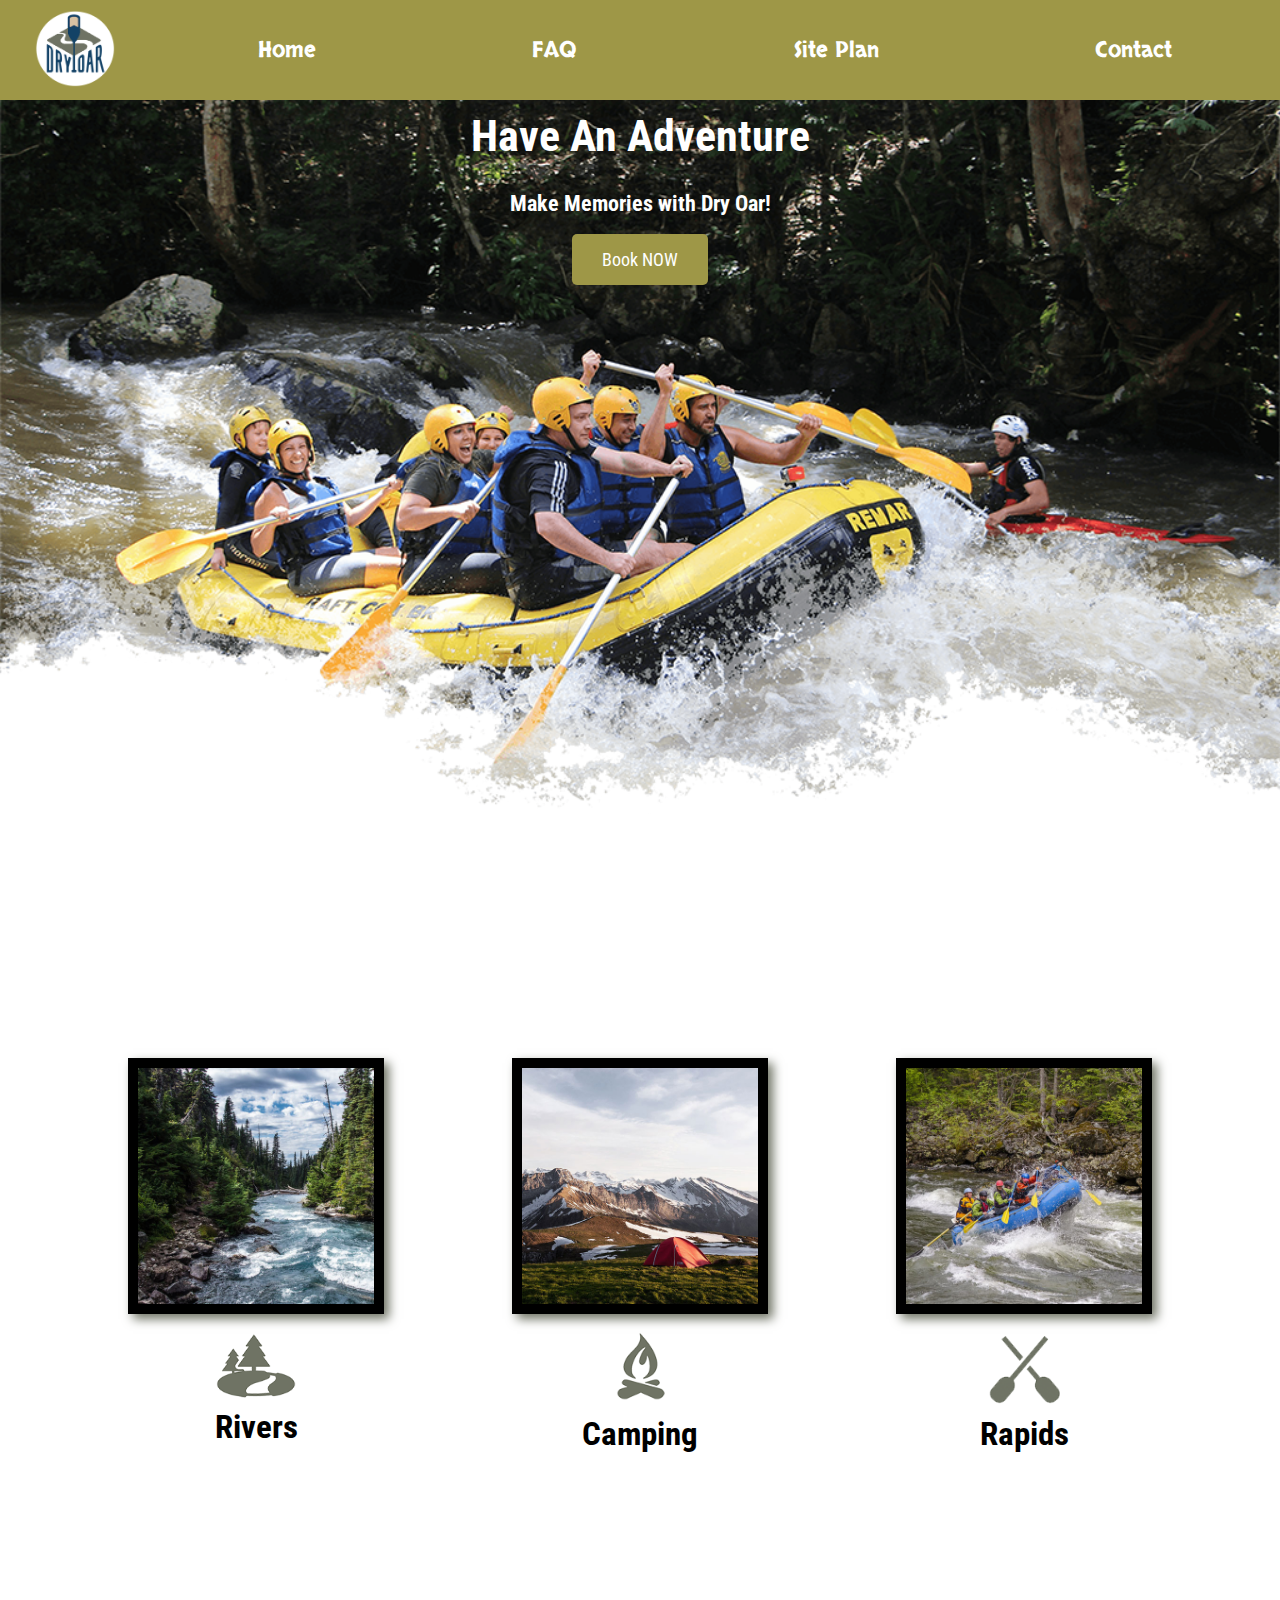
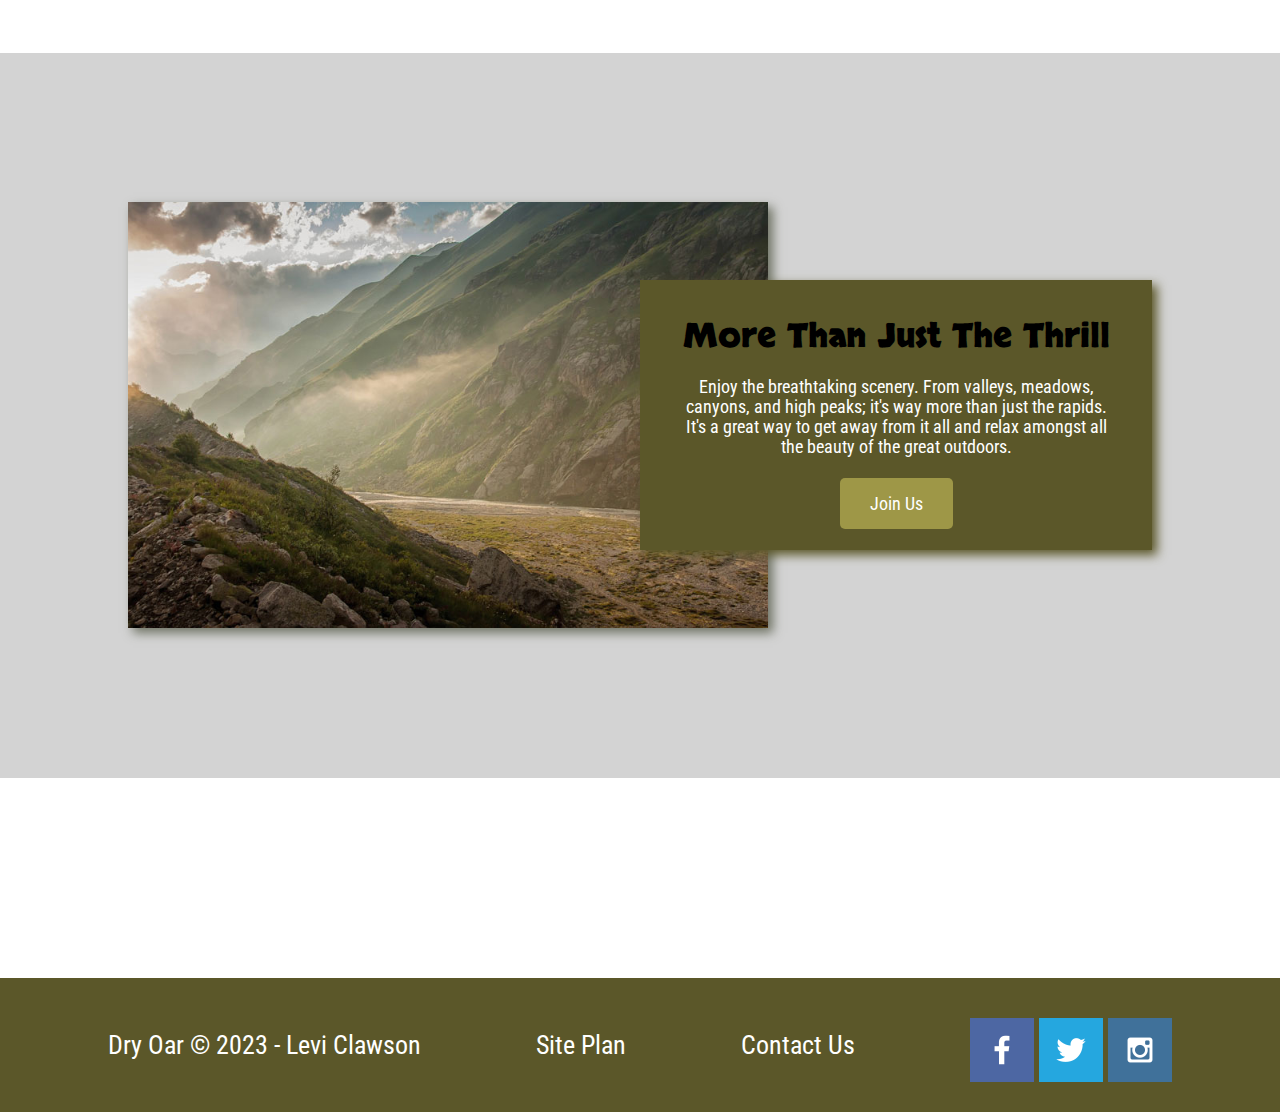
<file: index.html>
<!DOCTYPE html>
<html lang="en">
  <head>
    <link rel="stylesheet" href="styles/style.css">
    <meta charset="UTF-8">
    <meta http-equiv="X-UA-Compatible" content="IE=edge">
    <meta name="viewport" content="width=device-width,initial-scale=1.0">
    <title>Whitewater Rafting Vacations | Dry Oar Boating | Home</title>
  </head>
  <body>
    <div id="content">
      <header>
        <a href="index.html" id="logo_link">
          <img class="logo" src="images/logo.png" alt="Dry Oar Logo">
        </a>
        <nav>
          <a href="index.html">Home </a>
          <a href="faq.html">FAQ</a>
          <a href="site-plan-rafting.html">Site Plan</a>
          <a href="contactus.html">Contact</a>
        </nav>
      </header>
      <div id="hero">
       <div id="hero-box">
         <img id="hero-img" src="images/hero.png" alt="People enjoying some white water rafting"> 
       </div> 
        <section id="hero-msg">
          <h1 class="home-title">Have An Adventure</h1>
          <h4>Make Memories with Dry Oar!</h4>
          <div class="button-box">
            <a href="contactus.html" class="book">Book NOW</a>
          </div>
        </section>
      </div>
      <main class="home-grid">
        <section class="rivers-card">
          <img class="card-img" src="images/rivers.jpg" alt="river in forest">
          <img class="icon" src="images/river_icon.png" alt="river icon">
          <h2>Rivers</h2>
        </section>
        <section class="camping-card">
          <img class="card-img" src="images/camping.jpg" alt="tent in mountains">
          <img class="icon" src="images/fire_icon.png" alt="fire icon">
          <h2>Camping</h2>
        </section>
        <section class="rapids-card">
          <img class="card-img" src="images/rapids.jpg" alt="rafting boat">
          <img class="icon" src="images/oars.png" alt="oars icon">
          <h2>Rapids</h2>
        </section>
        <div id="background"></div>
        <img class="mountains" src="images/mountains.jpg" alt="Misty mountains">
        <section class="msg">
          <h2>More Than Just The Thrill</h2>
          <p>Enjoy the breathtaking scenery. From valleys, meadows, canyons, and high peaks; it's way more than just the rapids. It's a great way to get away from it all and relax amongst all the beauty of the great outdoors. </p>
          <a class='join' href="rivers.html">Join Us</a>
        </section>
      </main>
      <footer>
        <p>Dry Oar &copy; 2023 - Levi Clawson</p>
        <p><a href="site-plan-rafting.html">Site Plan</a></p>
        <p><a href="contactus.html">Contact Us</a></p>
        <div class="social">
          <a href="https://facebook.com" target="_blank">
            <img src="images/facebook.png" alt="fb icon">
          </a>
          <a href="https://twitter.com" target="_blank">
            <img src="images/twitter.png" alt="twitter icon">
          </a>
          <a href="https://instagram.com" target="_blank">
            <img src="images/instagram.png" alt="instagram icon">
          </a>
        </div>
      </footer>
    </div>
  </body>
</html>
</file>
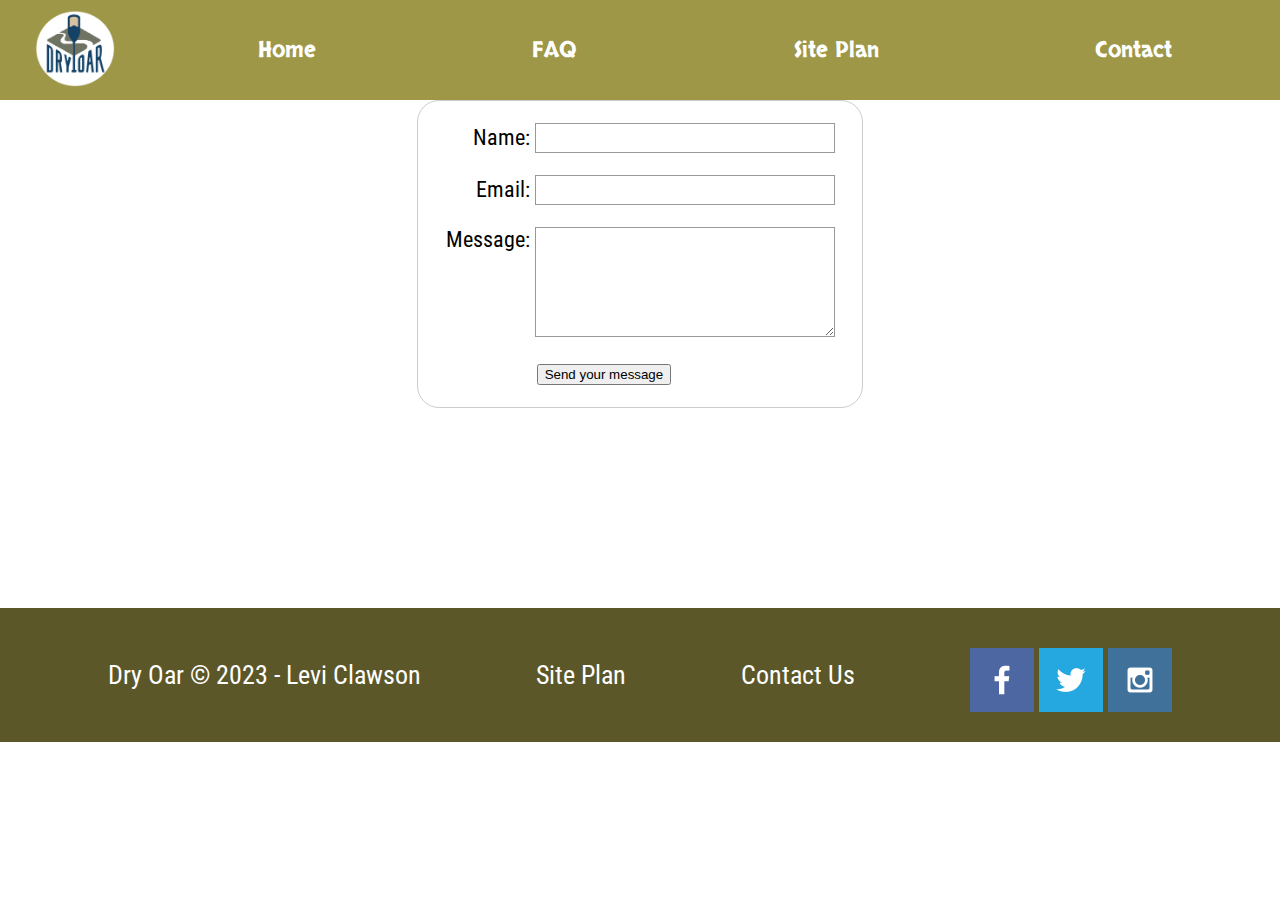
<file: contactus.html>
<!DOCTYPE html>
<html lang="en">
  <head>
    <meta charset="UTF-8">
    <meta http-equiv="X-UA-Compatible" content="IE=edge">
    <meta name="viewport" content="width=device-width,initial-scale=1.0">
    <link rel="stylesheet" href="styles/style.css">
    <style>
      form {
        /* Center the form on the page */
        margin: 0 auto;
        width: 400px;
        /* Form outline */
        padding: 1em;
        border: 1px solid #ccc;
        border-radius: 1em;
      }

      ul {
        list-style: none;
        padding: 0;
        margin: 0;
      }

      form li + li {
        margin-top: 1em;
      }

      label {
        /* Uniform size & alignment */
        display: inline-block;
        width: 90px;
        text-align: right;
      }

      input,
      textarea {
        /* To make sure that all text fields have the same font settings
           By default, textareas have a monospace font */
        font: 1em sans-serif;

        /* Uniform text field size */
        width: 300px;
        box-sizing: border-box;

        /* Match form field borders */
        border: 1px solid #999;
      }

      input:focus,
      textarea:focus {
        /* Additional highlight for focused elements */
        border-color: #000;
      }

      textarea {
        /* Align multiline text fields with their labels */
        vertical-align: top;

        /* Provide space to type some text */
        height: 5em;
      }

      .button {
        /* Align buttons with the text fields */
        padding-left: 90px; /* same size as the label elements */
      }

      button {
        /* This extra margin represent roughly the same space as the space
           between the labels and their text fields */
        margin-left: 0.5em;
      }
    </style>
    <title>Contact Us</title>
  </head>
  <body>
    <header>
      <a href="index.html" id="logo_link">
        <img class="logo" src="images/logo.png" alt="Dry Oar Logo">
      </a>
      <nav>
        <a href="index.html">Home </a>
        <a href="faq.html">FAQ</a>
        <a href="site-plan-rafting.html">Site Plan</a>
        <a href="contactus.html">Contact</a>
      </nav>
    </header>

    <div id="feedback">
      <form action="/contact-submit" method="post">
        <ul>
          <li>
            <label for="name">Name:</label>
            <input type="text" id="name" name="user_name">
          </li>
          <li>
            <label for="email">Email:</label>
            <input type="mail" id="email" name="user_email">
          </li>
          <li>
            <label for="msg">Message:</label>
            <textarea id="msg" name="user_message"></textarea>
          </li>
          <li class="button">
            <button type="submit">Send your message</button>
          </li>
        </ul>
      </form>
    </div>

    <footer>
      <p>Dry Oar &copy; 2023 - Levi Clawson</p>
      <p><a href="site-plan-rafting.html">Site Plan</a></p>
      <p><a href="contactus.html">Contact Us</a></p>
      <div class="social">
        <a href="https://facebook.com" target="_blank">
          <img src="images/facebook.png" alt="fb icon">
        </a>
        <a href="https://twitter.com" target="_blank">
          <img src="images/twitter.png" alt="twitter icon">
        </a>
        <a href="https://instagram.com" target="_blank">
          <img src="images/instagram.png" alt="instagram icon">
        </a>
      </div>
    </footer>
    
    <script>
        // get the feedback div element so we can do something with it.
        const feedbackElement = document.getElementById('feedback');
        // get the form so we can read what was entered in it.
        const formElement = document.forms[0];
        // add a 'listener' to wait for a submission of our form. When that happens run the code below.
        formElement.addEventListener('submit', function(e) {
            // stop the form from doing the default action.
            e.preventDefault();
            // set the contents of our feedback element to a message letting the user know the form was submitted successfully. Notice that we pull the name that was entered in the form to personalize the message!
            feedbackElement.innerHTML = 'Hello '+ formElement.user_name.value +'! Thank you for your message. We will get back with you as soon as possible!';
            // make the feedback element visible.
            feedbackElement.style.display = "block";
            // add a class to move everything down so our message doesn't cover it.
            document.body.classList.toggle('moveDown');
        });
    </script>
  </body>
</html>
</file>
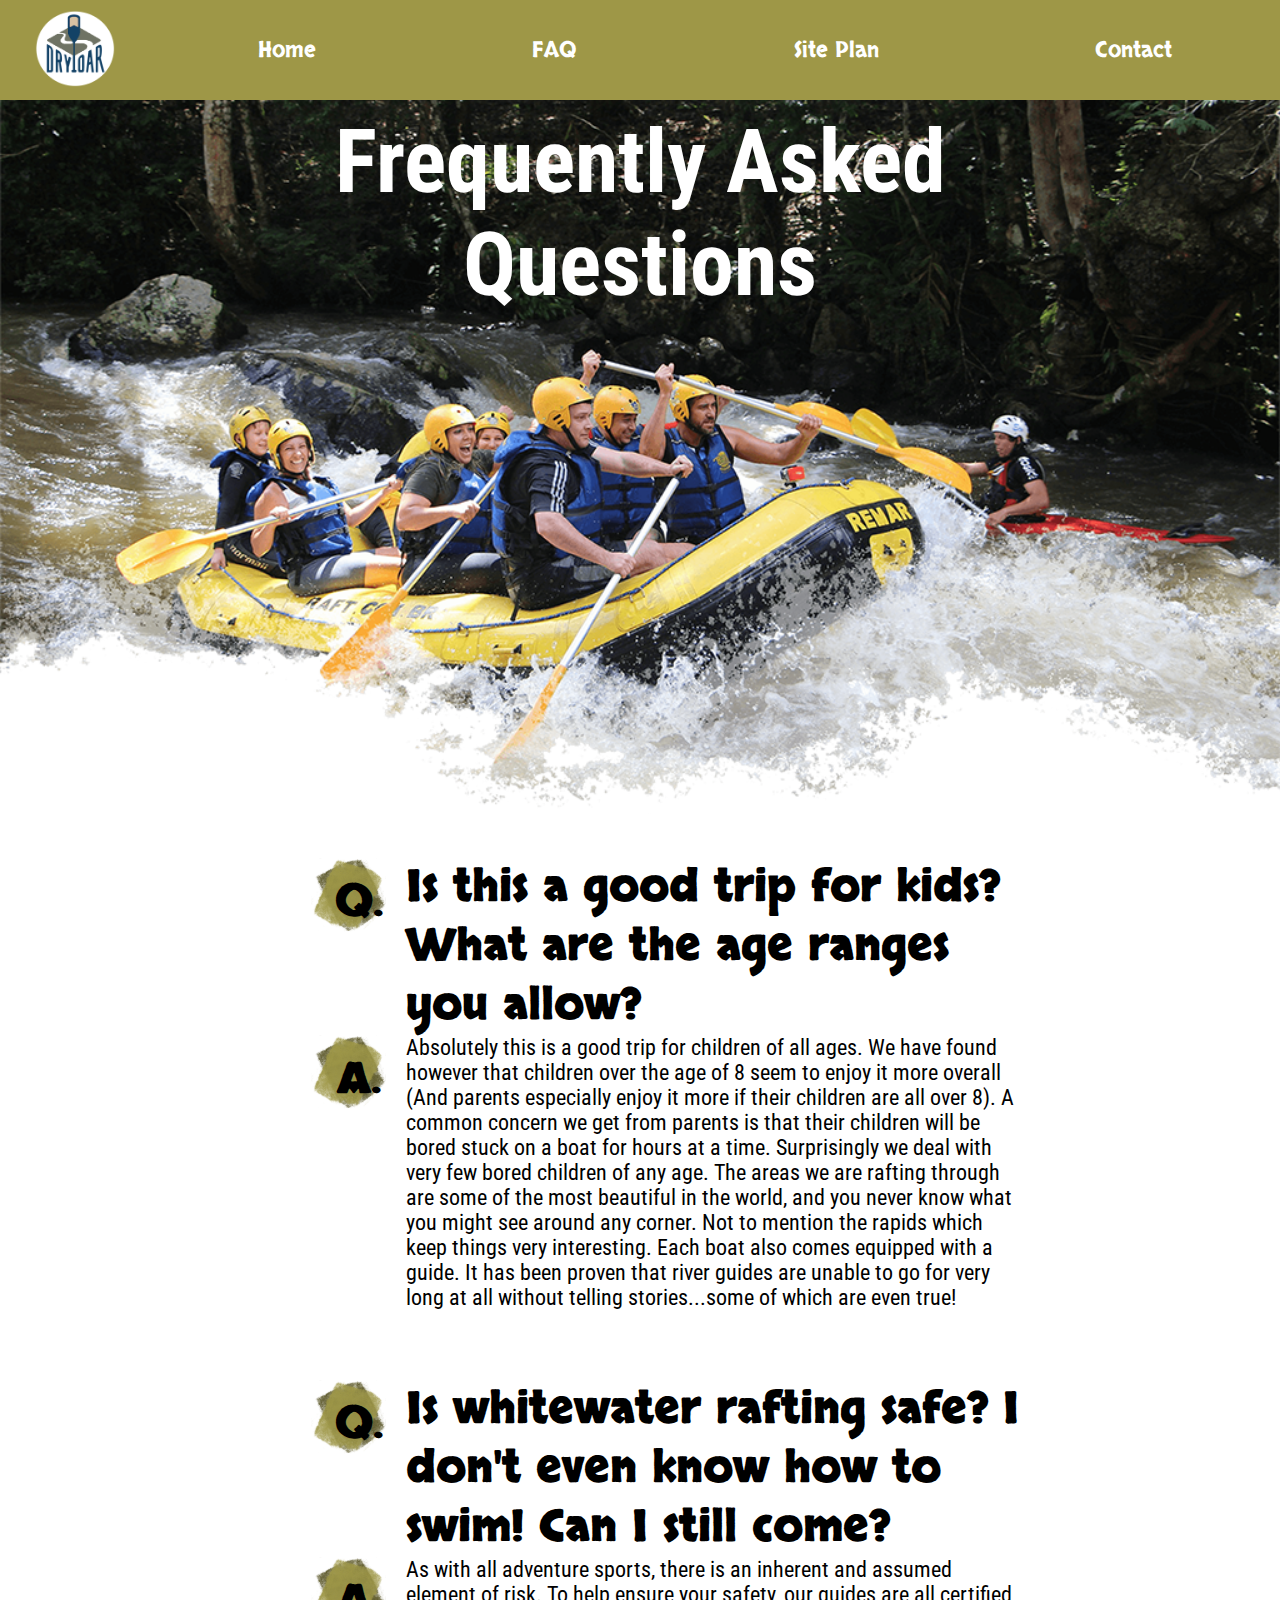
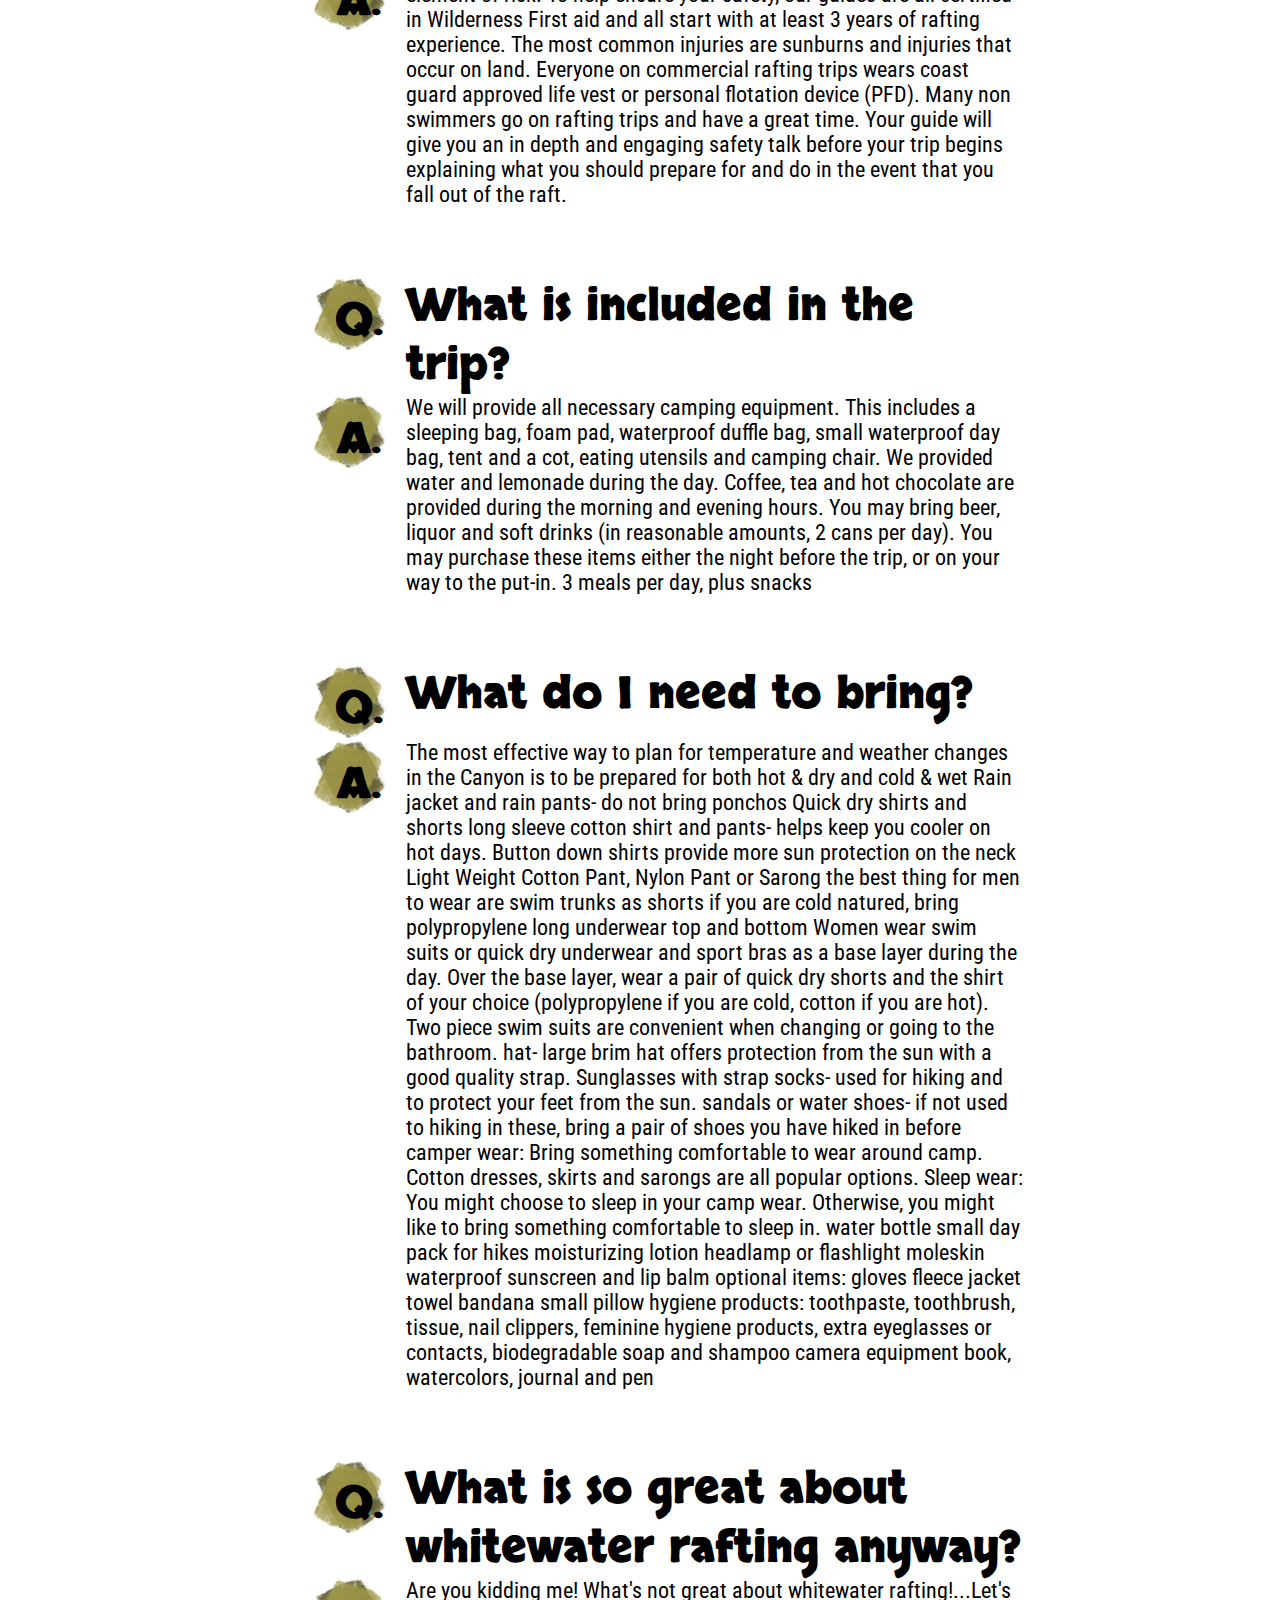
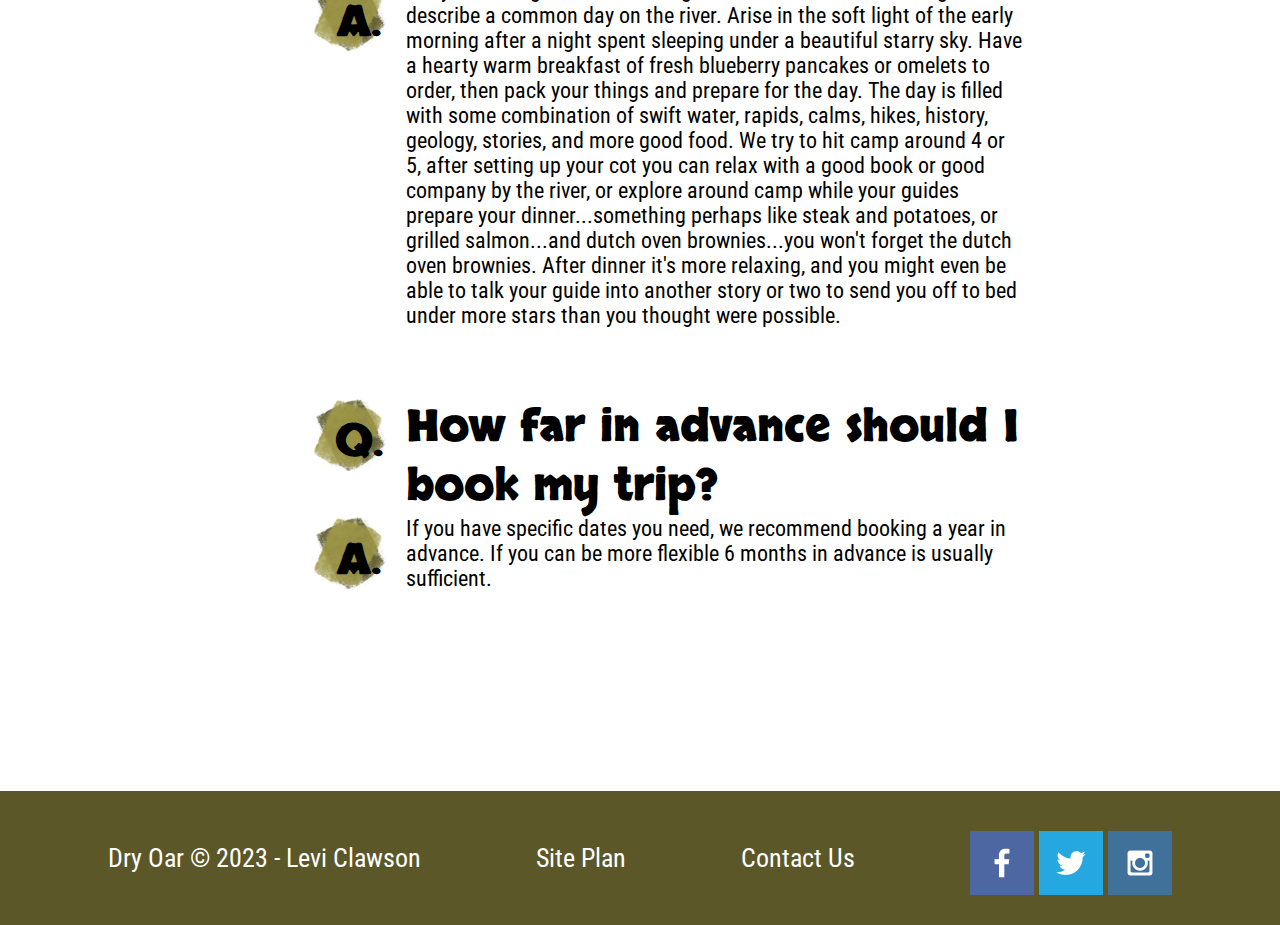
<file: faq.html>
<!DOCTYPE html>
<html lang="en">
  <head>
    <link rel="stylesheet" href="styles/style.css">
    <meta charset="UTF-8">
    <meta http-equiv="X-UA-Compatible" content="IE=edge">
    <meta name="viewport" content="width=device-width,initial-scale=1.0">
    <title>FAQ</title>
  </head>
  <body>
      <header>
        <a href="index.html" id="logo_link">
          <img class="logo" src="images/logo.png" alt="Dry Oar Logo">
        </a>
        <nav>
          <a href="index.html">Home </a>
          <a href="faq.html">FAQ</a>
          <a href="site-plan-rafting.html">Site Plan</a>
          <a href="contactus.html">Contact</a>
        </nav>
      </header>

      <div id="hero">
       <div id="hero-box">
         <img id="hero-img" src="images/hero.png" alt="People enjoying some white water rafting"> 
       </div> 
        <section id="hero-msg">
          <h1 id="page-title">Frequently Asked Questions</h1>
        </section>
      </div>

      <div id="faq-article"> 
        <div class="faq-containers">
          <div class="faq-letters">
            <div>
              <img src="images/QA_icon.png" alt="">
              <h1>Q.</h1>
            </div>
          </div>
          <h1> Is this a good trip for kids? What are the age ranges you allow? </h1>

          <div class="faq-letters">
            <div>
              <img src="images/QA_icon.png" alt="">
              <h1>A.</h1>
            </div>
          </div>
          <p>Absolutely this is a good trip for children of all ages. We have found however that children over the age of 8 seem to enjoy it more overall (And parents especially enjoy it more if their children are all over 8). A common concern we get from parents is that their children will be bored stuck on a boat for hours at a time. Surprisingly we deal with very few bored children of any age. The areas we are rafting through are some of the most beautiful in the world, and you never know what you might see around any corner. Not to mention the rapids which keep things very interesting. Each boat also comes equipped with a guide. It has been proven that river guides are unable to go for very long at all without telling stories...some of which are even true! </p>
        </div>


        <div class="faq-containers">
          <div class="faq-letters">
            <div>
              <img src="images/QA_icon.png" alt="">
              <h1>Q.</h1>
            </div>
          </div>
        <h1>Is whitewater rafting safe? I don't even know how to swim! Can I still come?</h1>

          <div class="faq-letters">
            <div>
              <img src="images/QA_icon.png" alt="">
              <h1>A.</h1>
            </div>
          </div>
        <p>As with all adventure sports, there is an inherent and assumed element of risk. To help ensure your safety, our guides are all certified in Wilderness First aid and all start with at least 3 years of rafting experience. The most common injuries are sunburns and injuries that occur on land. Everyone on commercial rafting trips wears coast guard approved life vest or personal flotation device (PFD). Many non swimmers go on rafting trips and have a great time. Your guide will give you an in depth and engaging safety talk before your trip begins explaining what you should prepare for and do in the event that you fall out of the raft. </p>
        </div>

        <div class="faq-containers">
          <div class="faq-letters">
            <div>
              <img src="images/QA_icon.png" alt="">
              <h1>Q.</h1>
            </div>
          </div>
      <h1>What is included in the trip?</h1>

          <div class="faq-letters">
            <div>
              <img src="images/QA_icon.png" alt="">
              <h1>A.</h1>
            </div>
          </div>
      <p>We will provide all necessary camping equipment. This includes a sleeping bag, foam pad, waterproof duffle bag, small waterproof day bag, tent and a cot, eating utensils and camping chair. We provided water and lemonade during the day. Coffee, tea and hot chocolate are provided during the morning and evening hours. You may bring beer, liquor and soft drinks (in reasonable amounts, 2 cans per day). You may purchase these items either the night before the trip, or on your way to the put-in. 3 meals per day, plus snacks </p>
        </div>

        <div class="faq-containers">
          <div class="faq-letters">
            <div>
              <img src="images/QA_icon.png" alt="">
              <h1>Q.</h1>
            </div>
          </div>
      <h1>What do I need to bring?</h1>

          <div class="faq-letters">
            <div>
              <img src="images/QA_icon.png" alt="">
              <h1>A.</h1>
            </div>
          </div>
      <p>The most effective way to plan for temperature and weather changes in the Canyon is to be prepared for both hot & dry and cold & wet Rain jacket and rain pants- do not bring ponchos Quick dry shirts and shorts long sleeve cotton shirt and pants- helps keep you cooler on hot days. Button down shirts provide more sun protection on the neck Light Weight Cotton Pant, Nylon Pant or Sarong the best thing for men to wear are swim trunks as shorts if you are cold natured, bring polypropylene long underwear top and bottom Women wear swim suits or quick dry underwear and sport bras as a base layer during the day. Over the base layer, wear a pair of quick dry shorts and the shirt of your choice (polypropylene if you are cold, cotton if you are hot). Two piece swim suits are convenient when changing or going to the bathroom. hat- large brim hat offers protection from the sun with a good quality strap. Sunglasses with strap socks- used for hiking and to protect your feet from the sun. sandals or water shoes- if not used to hiking in these, bring a pair of shoes you have hiked in before camper wear: Bring something comfortable to wear around camp. Cotton dresses, skirts and sarongs are all popular options. Sleep wear: You might choose to sleep in your camp wear. Otherwise, you might like to bring something comfortable to sleep in. water bottle small day pack for hikes moisturizing lotion headlamp or flashlight moleskin waterproof sunscreen and lip balm optional items: gloves fleece jacket towel bandana small pillow hygiene products: toothpaste, toothbrush, tissue, nail clippers, feminine hygiene products, extra eyeglasses or contacts, biodegradable soap and shampoo camera equipment book, watercolors, journal and pen </p>
        </div>

        <div class="faq-containers">
          <div class="faq-letters">
            <div>
              <img src="images/QA_icon.png" alt="">
              <h1>Q.</h1>
            </div>
          </div>
      <h1>What is so great about whitewater rafting anyway?</h1>

          <div class="faq-letters">
            <div>
              <img src="images/QA_icon.png" alt="">
              <h1>A.</h1>
            </div>
          </div>
      <p>Are you kidding me! What's not great about whitewater rafting!...Let's describe a common day on the river. Arise in the soft light of the early morning after a night spent sleeping under a beautiful starry sky. Have a hearty warm breakfast of fresh blueberry pancakes or omelets to order, then pack your things and prepare for the day. The day is filled with some combination of swift water, rapids, calms, hikes, history, geology, stories, and more good food. We try to hit camp around 4 or 5, after setting up your cot you can relax with a good book or good company by the river, or explore around camp while your guides prepare your dinner...something perhaps like steak and potatoes, or grilled salmon...and dutch oven brownies...you won't forget the dutch oven brownies. After dinner it's more relaxing, and you might even be able to talk your guide into another story or two to send you off to bed under more stars than you thought were possible. </p>
        </div>

        <div class="faq-containers">
          <div class="faq-letters">
            <div>
              <img src="images/QA_icon.png" alt="">
              <h1>Q.</h1>
            </div>
          </div>
      <h1>How far in advance should I book my trip?</h1>

          <div class="faq-letters">
            <div>
              <img src="images/QA_icon.png" alt="">
              <h1>A.</h1>
            </div>
          </div>
      <p>If you have specific dates you need, we recommend booking a year in advance. If you can be more flexible 6 months in advance is usually sufficient.</p>
        </div>
      </div>

      <footer>
        <p>Dry Oar &copy; 2023 - Levi Clawson</p>
        <p><a href="site-plan-rafting.html">Site Plan</a></p>
        <p><a href="contactus.html">Contact Us</a></p>
        <div class="social">
          <a href="https://facebook.com" target="_blank">
            <img src="images/facebook.png" alt="fb icon">
          </a>
          <a href="https://twitter.com" target="_blank">
            <img src="images/twitter.png" alt="twitter icon">
          </a>
          <a href="https://instagram.com" target="_blank">
            <img src="images/instagram.png" alt="instagram icon">
          </a>
        </div>
      </footer>
  </body>
</html>
</file>
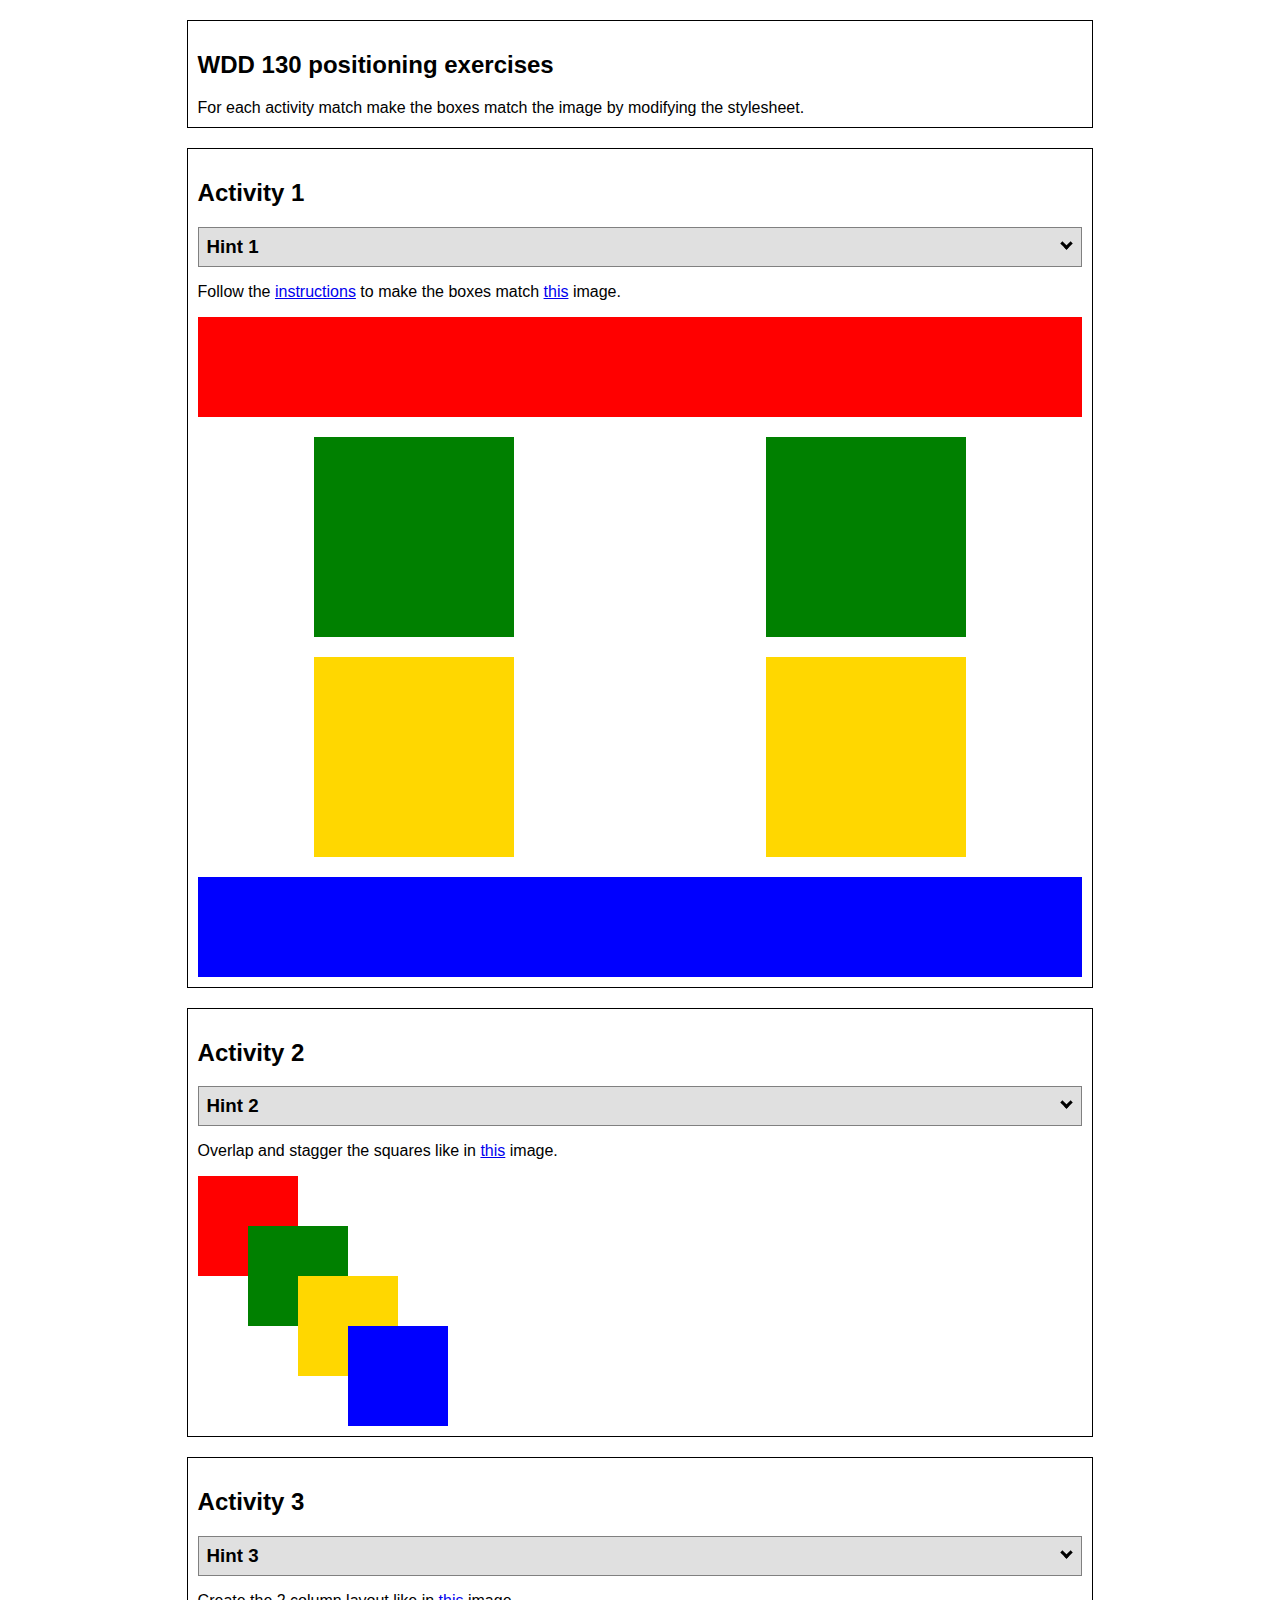
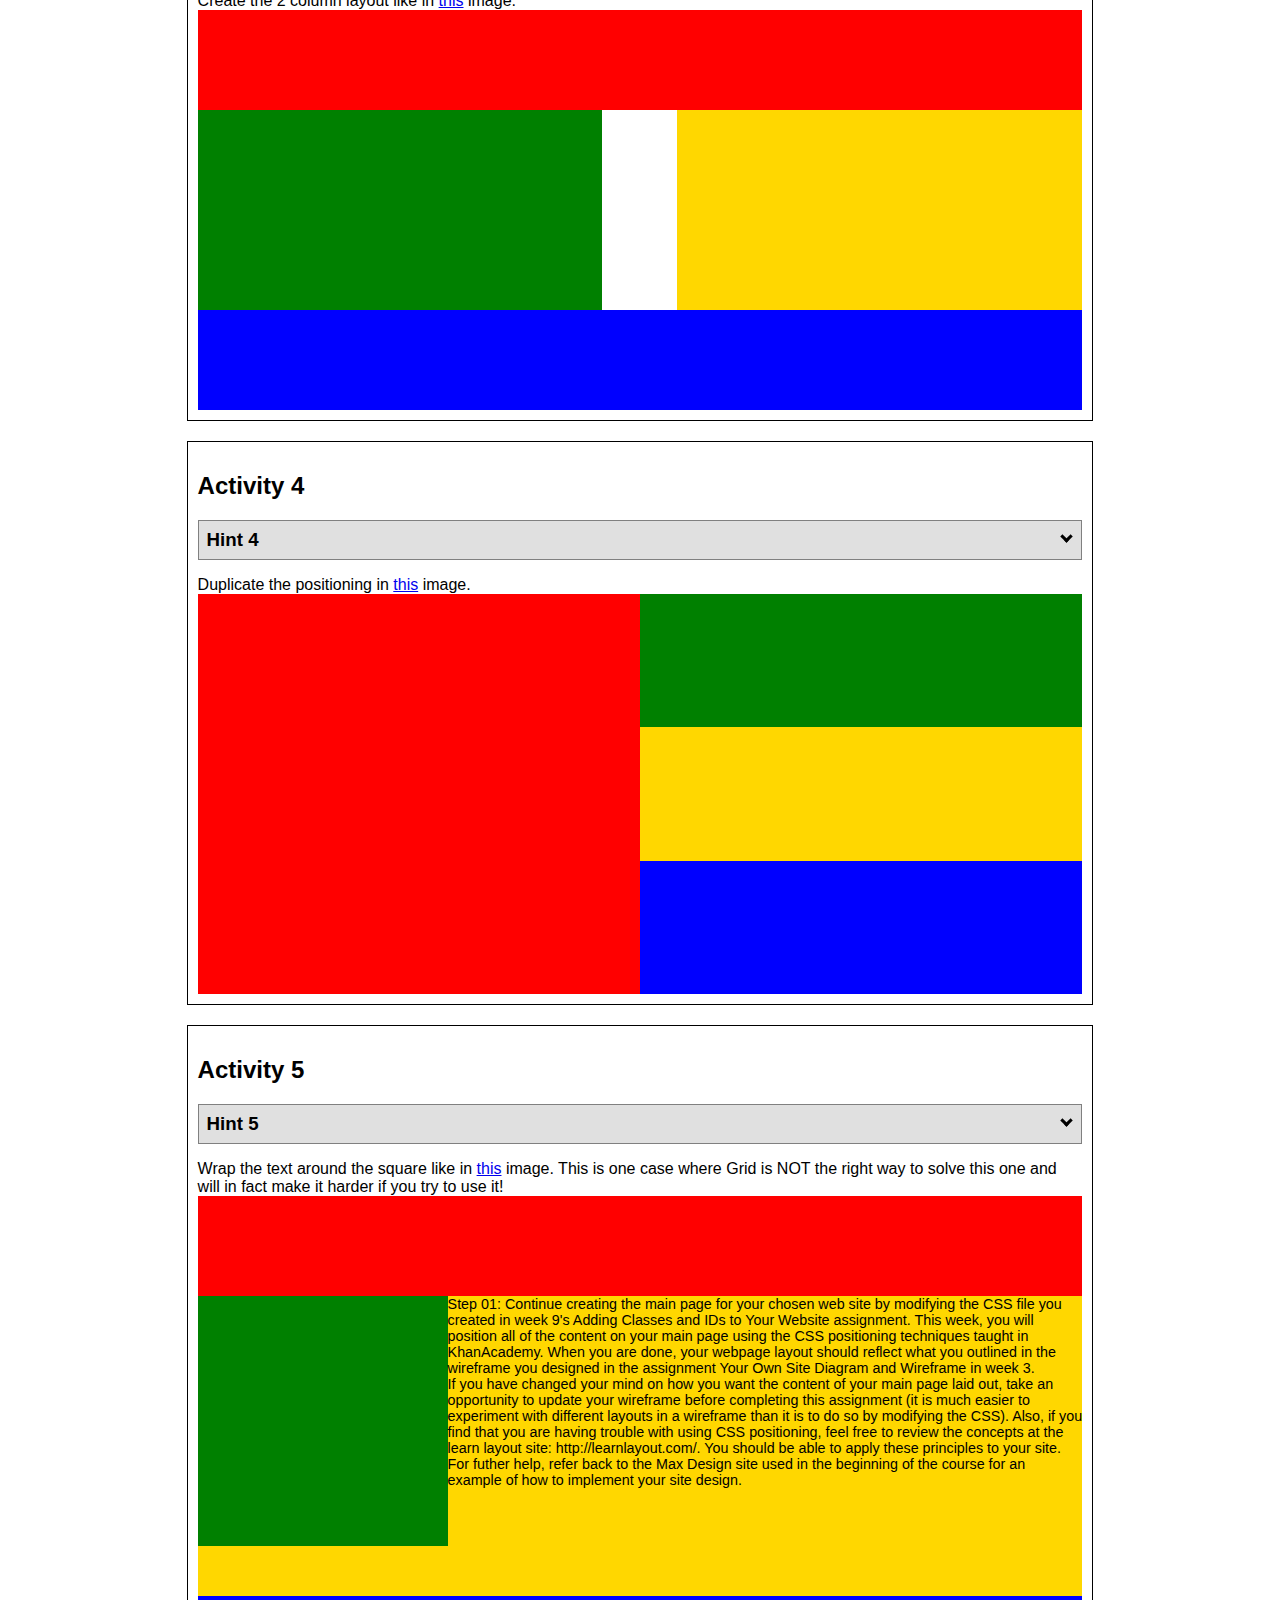
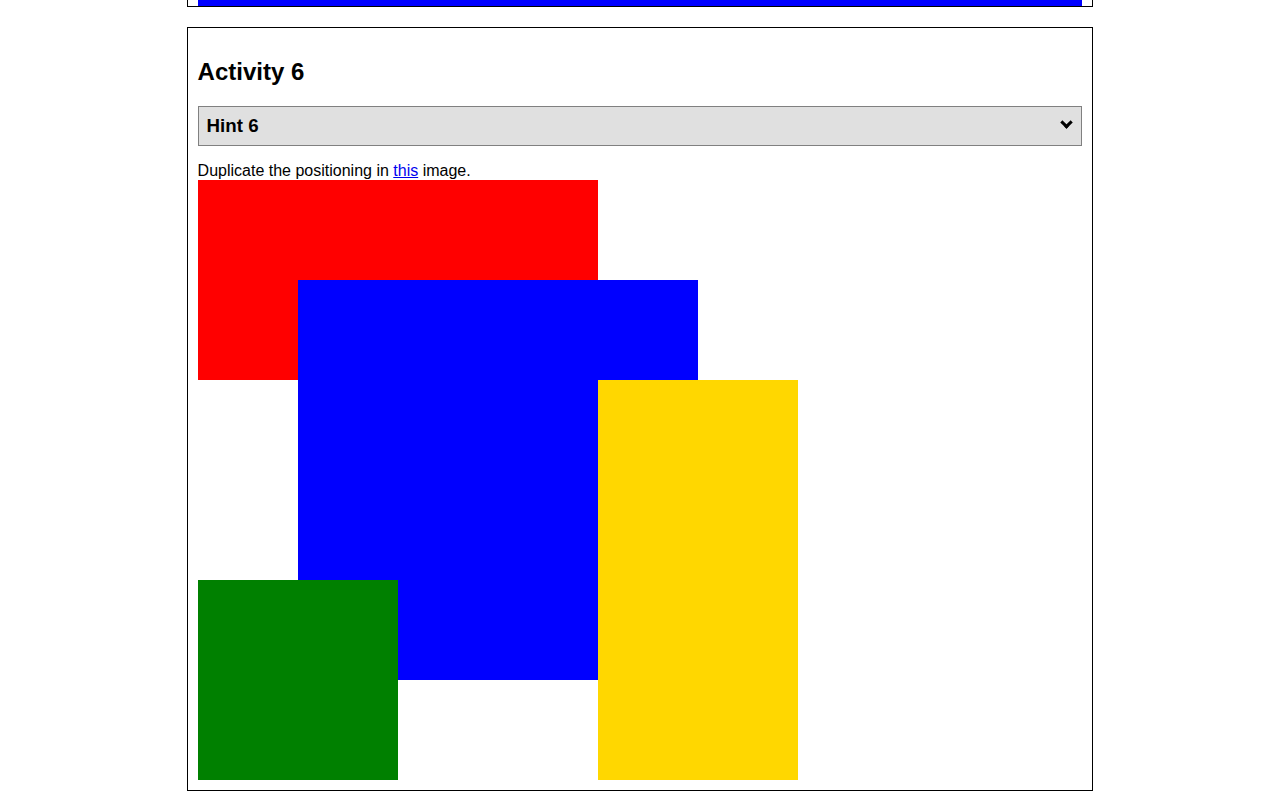
<file: activities/positioning/positioning.html>
<!DOCTYPE html>
<html lang="en">
  <head>
    <!-- HTML - Name: positioning.html -->
    <title>Positioning Activity</title>
    <link rel="stylesheet" type="text/css" href="positionstyles.css" />
  </head>
  <body>
    <div class="activity">
      <h2>WDD 130 positioning exercises</h2>
      For each activity match make the boxes match the image by modifying the stylesheet.</div>
    <div class="activity">
      <h2>Activity 1</h2>
      <section class="hint"><input type="checkbox" ><i></i> <h3>Hint 1</h3><div><p>Check out the <a href="https://byui-wdd.github.io/wdd130/activities/w06-css-positioning.html" target="_blank">activity instructions</a> in Ilearn!</p></div></section>
      <p>Follow the <a href="https://byui-wdd.github.io/wdd130/activities/w06-css-positioning.html" target="_blank">instructions</a> to make the boxes match  <a href="https://byui-wdd.github.io/wdd130/images/example1.png" target="_blank">this</a> image.</p>
      <div class="content1" >
        <div class="red1" ></div>
        <div class="green1" ></div>
        <div class="green1" ></div>
        <div class="yellow1"></div>
        <div class="yellow1"></div>
        <div class="blue1"></div>
      </div>
    </div>
    <div class="activity">
      <h2>Activity 2</h2>
      <section class="hint"><input type="checkbox" > <h3>Hint 2</h3><i></i><div>
      <ul>
      <li>grid-template-columns: 50px 50px 50px 50px 50px </li></ul></div></section>
      <p>Overlap and stagger the squares like in <a href="https://byui-wdd.github.io/wdd130/images/example2.png" target="_blank">this</a> image.</p>
      <div class="content2" >
        <div class="red2" ></div>
        <div class="green2" ></div>
        <div class="yellow2"></div>
        <div class="blue2"></div>
      </div>
    </div>
    <div class="activity">
      <h2>Activity 3</h2>
      <section class="hint"><input type="checkbox" > <h3>Hint 3</h3><i></i><div><p>This one is going to be best solved with CSS Grid. Remember to make the boxes the right width first...then start moving them around. </p><h4>Properties used:</h4><ul><li>display:grid;</li><li>grid-template-columns:</li><li>grid-column-gap:</li>
        <li>grid-column:</li>  </ul></div></section>
      Create the 2 column layout like in <a href="https://byui-wdd.github.io/wdd130/images/example3.png" target="_blank">this</a>  image.
      <div class="content3" >
        <div class="red3" ></div>
        <div class="green3" ></div>
        <div class="yellow3"></div>
        <div class="blue3"></div>
      </div>
    </div>
    <div class="activity">
      <h2>Activity 4</h2>
      <section class="hint"><input type="checkbox" > <h3>Hint 4</h3><i></i><div><p>For the others we have been primarily concerned with width. For this one you will need to adjust height as well. </p><h4>Properties used:</h4><ul><li>display:grid;</li><li>grid-template-columns:</li><li>grid-row:</li></ul></div></section>
      Duplicate the positioning in <a href="https://byui-wdd.github.io/wdd130/images/example4.png" target="_blank">this</a> image. 
      <div class="content4" >
        <div class="red4" ></div>
        <div class="green4" ></div>
        <div class="yellow4"></div>
        <div class="blue4"></div>
      </div>
    </div>

    <div class="activity">
      <h2>Activity 5</h2>
      <section class="hint"><input type="checkbox" > <h3>Hint 5</h3><i></i><div><p>Grid is <strong>not</strong> the right way to do this.  In fact there is only one way to really do that...and that is with float. Remember that we float the thing we want the text to wrap around.  Also remember to start by making all the shapes the right size and shape.</p><h4>Properties used:</h4><ul><li>float: left;</li></ul></div></section>
      Wrap the text around the square like in <a href="https://byui-wdd.github.io/wdd130/images/example5.png" target="_blank">this</a> image. This is one case where Grid is NOT the right way to solve this one and will in fact make it harder if you try to use it!
      <div class="content5" >
        <div class="red5" ></div>
        <div class="green5" ></div>
        <div class="yellow5">Step 01: Continue creating the main page for your chosen web site by modifying the CSS file you created in week 9's Adding Classes and IDs to Your Website assignment. This week, you will position all of the content on your main page using the CSS positioning techniques taught in KhanAcademy. When you are done, your webpage layout should reflect what you outlined in the wireframe you designed in the assignment Your Own Site Diagram and Wireframe in week 3. <br />
          If you have changed your mind on how you want the content of your main page laid out, take an opportunity to update your wireframe before completing this assignment (it is much easier to experiment with different layouts in a wireframe than it is to do so by modifying the CSS). Also, if you find that you are having trouble with using CSS positioning, feel free to review the concepts at the learn layout site: http://learnlayout.com/. You should be able to apply these principles to your site. For futher help, refer back to the Max Design site used in the beginning of the course for an example of how to implement your site design.</div>
        <div class="blue5"></div>
      </div>
    </div>
    <div class="activity">
      <h2>Activity 6</h2>
      <section class="hint"><input type="checkbox" > <h3>Hint 6</h3><i></i><div><p>This one is all about visualizing the grid behind the layout. If you are having a hard time doing that first: all the sizes are even multiples of 100, and second here is another example with the lines drawn: <a href="https://byui-wdd.github.io/wdd130/images/example6-hint.png" target="_blank">example 6 with lines</a>. For this one you will find it easiest if you use px for the column width. You can also use <kbd>z-index</kbd> to control the element layering.    </p><h4>Properties used:</h4><ul><li>display:grid;</li><li>grid-template-columns:</li><li>grid-column:</li><li>grid-row:</li><li><a href="https://www.w3schools.com/cssref/pr_pos_z-index.asp" target="_blank">z-index:</a></li></ul></div></section>
      Duplicate the positioning in <a href="https://byui-wdd.github.io/wdd130/images/example6.png" target="_blank">this</a> image.
      <div class="content6" >
        <div class="red6" ></div>
        <div class="green6" ></div>
        <div class="yellow6"></div>
        <div class="blue6"></div>
      </div>
    </div>
  </body>
</html>
</file>
<file: styles/style.css>
@import url('https://fonts.googleapis.com/css2?family=Skranji&family=Roboto+Condensed&display=swap');

#content {
  max-width: 1600px;
  margin: 0 auto;
}
nav a {
  padding: 35px;
  text-align: center;
}
#hero-msg h1, #hero-msg h4 {
  text-align: center;
}
.button-box {
  text-align: center;
}
main section {
  text-align: center;
}
#background {
  height: 725px;
}
#hero-img {
  width: 100%;
}
body {
  background-color: white;
  font-family: 'Roboto Condensed', Helvetica, sans-serif;
  font-size: 22px;
  margin: 0;
  padding: 0;
}
header {
  background-color: #9e9747;
  font-family: 'Skranji', Helvetica, sans-serif;
  display: grid;
  grid-template-columns: 150px auto;
}
nav a:hover {
  background-color: #5B5729;
  font-family: 'Skranji', Helvetica, sans-serif;
}
.book:hover, .join:hover {
  background-color: #5B5729;
  color: white;
}
#background {
  background-color: lightgrey;
}
.msg {
}
footer {
  padding: 25px 50px;
  color: white;
  margin-top: 200px;
  background-color: #5B5729;
  display: flex;
  justify-content: space-around;
  align-items: center;
}
nav a {
  color: white;
  text-align: center;
  text-decoration: none;
}
.home-title {
  margin-top: 10px;
  font-size: 2em;
  color: white;
}
h4 {
  color: white;
}
.book, .join {
  border-radius: 5px;
  margin-top: 50px;
  padding: 15px 30px;
  color: white;
  font-size: 18px;
  background-color: #9e9747;
  text-align: center;
  text-decoration: none;
}
.book:hover, .join:hover {
  color: gray;
}
.msg h2 {
  color: white;
  font-family: 'Skranji', Helvetica, sans-serif;
}
.msg p {
  padding-bottom: 15px;
  color: white;
  font-size: .8em;
}
footer a {
  color: white;
  text-align: center;
  text-decoration: none;
}
footer a:hover {
  color: gray;
}
.icon, .logo {
  width: 80px;
}
footer p {
  font-size: 1.2em;
}
footer p a:hover {
  text-decoration: underline;
}
h2 {
  margin: 0;
}
#logo_link {
  justify-self: center;
  align-self: center;
  padding-top: 5px;
}
.icon {
  padding-top: 10px;
}
footer .social img {
  padding-top: 15px;
}
.rivers-card, .camping-card, .rapids-card {
  margin: 200px 0;
}
.card-img {
  border: 10px solid black;
  transition: transform .5s;
  box-shadow: 5px 5px 10px #6f7364;
}
main section img {
  box-sizing: border-box;
}
nav {
  display: flex;
  justify-content: space-around;
}
#hero {
  display: grid;
  grid-template-columns: 1fr 3fr 1fr;
  margin-top: -100px;
}
#hero-box {
  grid-column: 1/4;
  grid-row: 1/3;
  z-index: -1;
}
#hero-msg {
  grid-column: 2/3;
  grid-row: 1/2;
  margin-top: 100px;
}
.home-grid {
  display: grid;
  grid-template-columns: 1fr 1fr 1fr 1fr 1fr 1fr 1fr 1fr 1fr 1fr;
  width: 100%;
  justify-content: center;
}
.rivers-card {
  grid-column: 2/4;
  grid-row: 2/3;
}
.camping-card {
  grid-column: 5/7;
  grid-row: 2/3;
}
.rapids-card {
  grid-column: 8/10;
  grid-row: 2/3;
}
#background {
  grid-column: 1/11;
  grid-row: 4/9;
}
.mountains {
  box-shadow: 5px 5px 10px #6f7364;
  width: 100%;
  grid-column: 2/7;
  grid-row: 5/8;
}
.msg {
  grid-column: 6/10;
  grid-row: 6/7;
  padding: 35px;
  background-color: #5B5729;
  box-shadow: 5px 5px 10px #5B5729;
}
.card-img, .mountains {
  width: 100%;
}
.home-grid h2 {
  color: black;
}
.card-img:hover {
  opacity: .6;
  transform: scale(1.1);
}
/* faq specific page */
#page-title {
  margin-top: 10px;
  font-size: 4em;
  color: white;
}
#faq-article {
  display: grid;
  grid-template-columns: 1fr;
  row-gap: 70px;
}
.faq-containers {
  max-width: 80%;
  display: grid;
  grid-template-columns: 1.25fr 2fr;
  column-gap: 20px;
}
.faq-containers h1 {
  font-family: 'Skranji', Helvetica, sans-serif;
  margin: 0;
}
.faq-containers p {
  margin: 0;
}
.faq-letters {
  justify-self: right;
  display: grid;
  grid-template-columns: 1fr;
  justify-items: center;
  height: 75px;
  width: 75px;
  /* transform: translateY(14px); */
}
.faq-letters img {
  height: 75px;
  width: 75px;
}
.faq-letters h1 {
  margin: 10px;
  height: 75px;
  width: 75px;
  text-align: center;
  text-justify: center;
  transform: translateY(-75px);
}


@media screen and (max-width: 900px) {
  #hero, .home-grid {
    display: block;
    height: auto;
  }
  nav, footer {
    flex-direction: column;
  }
  nav a {
    display: block;
    padding: 15px;
  }
  #hero {
    margin-top: 0;
  }
  #hero-msg {
    margin-top: 0;
  }
  #hero-msg h4 {
    display: none;
  }
  #hero-msg h1 {
    color: #6f7364;
  }
  .home-title {
    font-size: 25px;
  }
  .rivers-card, .camping-card, .rapids-card { 
    margin: 50px auto;
    width: 60%;
  }
  #background {
    display: none;
  }
  .mountains, .msg {
    width: 80%;
    display: block;
    margin: 0 auto;
  }
  footer {
    margin-top: 25px;
  }
}
</file>
<file: activities/positioning/positionstyles.css>
/* CSS - Name: "positionstyles.css" */
/* Activity 1 styles */
.content1 {
  /* This is the parent of the activity 1 boxes. */
  display: grid;
  grid-template-columns: 1fr 1fr;
  justify-items: center;
  gap: 20px;
}
.red1 { 
  width: 100%; 
  height: 100px; 
  background-color: red; 
  grid-column: 1/3;

} 
.green1 {
  width: 200px; 
  height: 200px; 
  background-color: green; 

} 
.yellow1 {
  width: 200px; 
  height: 200px; 
  background-color: gold; 
} 
.blue1 {
  width: 100%; 
  height: 100px; 
  background-color: blue; 
  grid-column: 1/3;
} 
/* Activity 2 styles */ 
.content2 {
  /* This is the parent of the activity 2 boxes. */
  display: grid;
  grid-template-columns: 50px 50px 50px 50px 50px;
}
.red2 {
  width: 100px; 
  height: 100px; 
  background-color: red; 
} 
.green2 { 
  width: 100px; 
  height: 100px; 
  background-color: green; 
  margin-top: 50px;
} 
.yellow2 {
  width: 100px; 
  height: 100px; 
  background-color: gold; 
  margin-top: 100px;
} 
.blue2 {
  width: 100px; 
  height: 100px; 
  background-color: blue; 
  margin-top: 150px;
} 
/* Activity 3 styles */ 
.content3 {
  /* This is the parent of the activity 3 boxes. */
  display: grid;
  grid-template-columns: 1fr 1fr;
  grid-column-gap: 75px;
}
.red3 {
  width: 100%; 
  height: 100px; 
  background-color: red; 
  grid-column: 1/3;
} 
.green3 {
  width: 100%; 
  height: 200px; 
  background-color: green;
} 
.yellow3 {
  width: 100%; 
  height: 200px; 
  background-color: gold; 
} 
.blue3 {
  width: 100%;
  height: 100px; 
  background-color: blue; 
  grid-column: 1/3;
} 
/* Activity 4 styles */ 
.content4 {
  display: grid;
  grid-template-columns: 1fr 1fr;
  /* This is the parent of the activity 4 boxes. */
  height: 400px;
}
.red4 {
  width: 100%; 
  height: 100%; 
  background-color: red; 
  grid-row: 1/4;
} 
.green4 {
  width: 100%; 
  height: 100%; 
  background-color: green; 
} 
.yellow4 {
  width: 100%; 
  height: 100%; 
  background-color: gold; 
} 
.blue4 {
  width: 100%; 
  height: 100%; 
  background-color: blue; 
} 
/* Activity 5 styles */ 
.content5 {
  /* This is the parent of the activity 5 boxes. */
  height: 400px;
}
.red5 { 
  width: 100%; 
  height: 100px; 
  background-color: red; 
  float: none;
} 
.green5 { 
  width: 250px; 
  height: 250px; 
  background-color: green; 
  float: left;
} 
.yellow5 {
  width: 100%; 
  height: 300px; 
  background-color: gold; 
  float: none;
  font-size: 0.895em;
} 
.blue5 {
  width: 100%; 
  height: 100px; 
  background-color: blue; 
  float: none;
} 
/* Activity 6 styles */ 
.content6 {
  display: grid;
  grid-template-columns: 1fr 1fr 1fr 1fr 1fr 1fr;
  height: 600px;
  width: 600px;
  /* This is the parent of the activity 6 boxes. */
}
.red6 {
  width: 100%; 
  height: 100%; 
  background-color: red; 
  grid-column: 1/5;
  grid-row: 1/3;
} 
.green6 {
  width: 100%; 
  height: 100%; 
  background-color: green; 
  grid-column: 1/3;
  grid-row: 5/7;
  z-index: 1;
} 
.yellow6 {
  width: 100%; 
  height: 100%; 
  background-color: gold; 
  grid-column: 5/7;
  grid-row: 3/7;
  z-index: 1;
} 
.blue6 {
  width: 100%; 
  height: 100%; 
  background-color: blue; 
  grid-column: 2/6;
  grid-row: 2/6;
} 


/* Do not make any changes below here */
.activity {
  width: 70%; 
  margin: 20px auto; 
  font-family: Arial, sans-serif; 
  border: 1px solid black; 
  padding: 10px; 
  clear:both; 
  overflow: auto;
} 

.hint {
  border: 1px solid grey;
  background: #e0e0e0;
  padding: .5em;
  position: relative;
  margin: 1em 0;
}
.hint h3 {
  margin: 0;
}
.hint:hover {
  background: #d0d0d0;
}
.hint > div {
  display: none;
}

.hint input[type=checkbox] {
  position: absolute;
  width: 100%;
  height: 100%;
  opacity: 0;
  z-index: 1;
  cursor: pointer;
}

.hint input[type=checkbox]:checked ~ div {
  display: block;
}

.hint i {
  position: absolute;
  transform: translate(-6px, 0);
  margin-top: 16px;
  right: 10px;
  top: -3px;
}
.hint i:before, .hint i:after {
  content: "";
  position: absolute;
  background-color: black;
  width: 3px;
  height: 9px;
}
.hint i:before {
  transform: translate(2px, 0) rotate(45deg);
}
.hint i:after {
  transform: translate(-2px, 0) rotate(-45deg);
}

.hint input[type=checkbox]:checked ~ i:before {
  transform: translate(-2px, 0) rotate(45deg);
}
.hint input[type=checkbox]:checked ~ i:after {
  transform: translate(2px, 0) rotate(-45deg);
}
.hint a {
  position: relative;
  z-index: 1;
}
</file>
